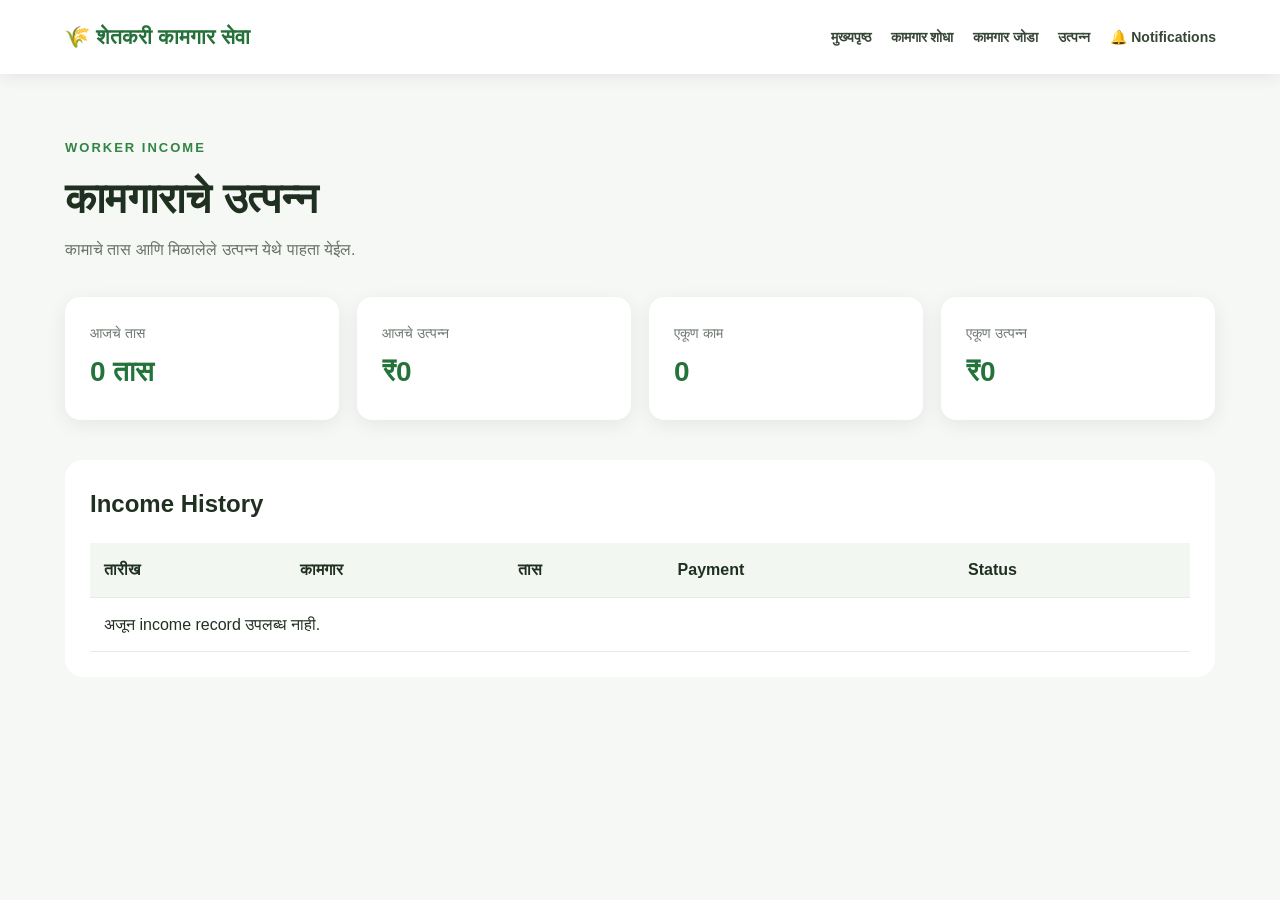
<file: income.html>
<!DOCTYPE html>
<html lang="mr">
<head>
<meta charset="UTF-8">
<meta name="viewport" content="width=device-width, initial-scale=1.0">
<title>उत्पन्न</title>
<link rel="stylesheet" href="css/style.css">
</head>

<body>

<header class="navbar">
<div class="logo">🌾 शेतकरी कामगार सेवा</div>

<nav>
<a href="index.html">मुख्यपृष्ठ</a>
<a href="find-worker.html">कामगार शोधा</a>
<a href="add-worker.html">कामगार जोडा</a>
<a href="income.html">उत्पन्न</a>
<a href="notifications.html">🔔 Notifications</a>
</nav>
</header>

<main class="page">

<div class="page-heading">
<span>WORKER INCOME</span>
<h1>कामगाराचे उत्पन्न</h1>
<p>कामाचे तास आणि मिळालेले उत्पन्न येथे पाहता येईल.</p>
</div>

<div class="income-cards">

<div>
<span>आजचे तास</span>
<strong id="todayHours">0</strong>
</div>

<div>
<span>आजचे उत्पन्न</span>
<strong id="todayIncome">₹0</strong>
</div>

<div>
<span>एकूण काम</span>
<strong id="totalJobs">0</strong>
</div>

<div>
<span>एकूण उत्पन्न</span>
<strong id="totalIncome">₹0</strong>
</div>

</div>

<div class="income-table">

<h2>Income History</h2>

<table>

<thead>
<tr>
<th>तारीख</th>
<th>कामगार</th>
<th>तास</th>
<th>Payment</th>
<th>Status</th>
</tr>
</thead>

<tbody id="incomeTable"></tbody>

</table>

</div>

</main>

<script src="js/app.js"></script>

<script>

const bookings =
JSON.parse(localStorage.getItem("farmBookings")||"[]");

let totalHours=0;
let totalIncome=0;

bookings.forEach(b=>{
totalHours+=Number(b.hours)||0;
totalIncome+=Number(b.amount)||0;
});

document.getElementById("todayHours").textContent=
totalHours+" तास";

document.getElementById("todayIncome").textContent=
"₹"+totalIncome.toLocaleString("en-IN");

document.getElementById("totalJobs").textContent=
bookings.length;

document.getElementById("totalIncome").textContent=
"₹"+totalIncome.toLocaleString("en-IN");

const table=document.getElementById("incomeTable");

if(!bookings.length){

table.innerHTML=`
<tr>
<td colspan="5">अजून income record उपलब्ध नाही.</td>
</tr>`;

}else{

bookings.forEach(b=>{

table.innerHTML+=`

<tr>

<td>${escapeHTML(b.createdAt)}</td>

<td>${escapeHTML(b.employerName)}</td>

<td>${b.hours} तास</td>

<td><strong>₹${Number(b.amount).toLocaleString("en-IN")}</strong></td>

<td>
<span class="status pending">
${escapeHTML(b.status)}
</span>
</td>

</tr>

`;

});

}

</script>

</body>
</html>
</file>
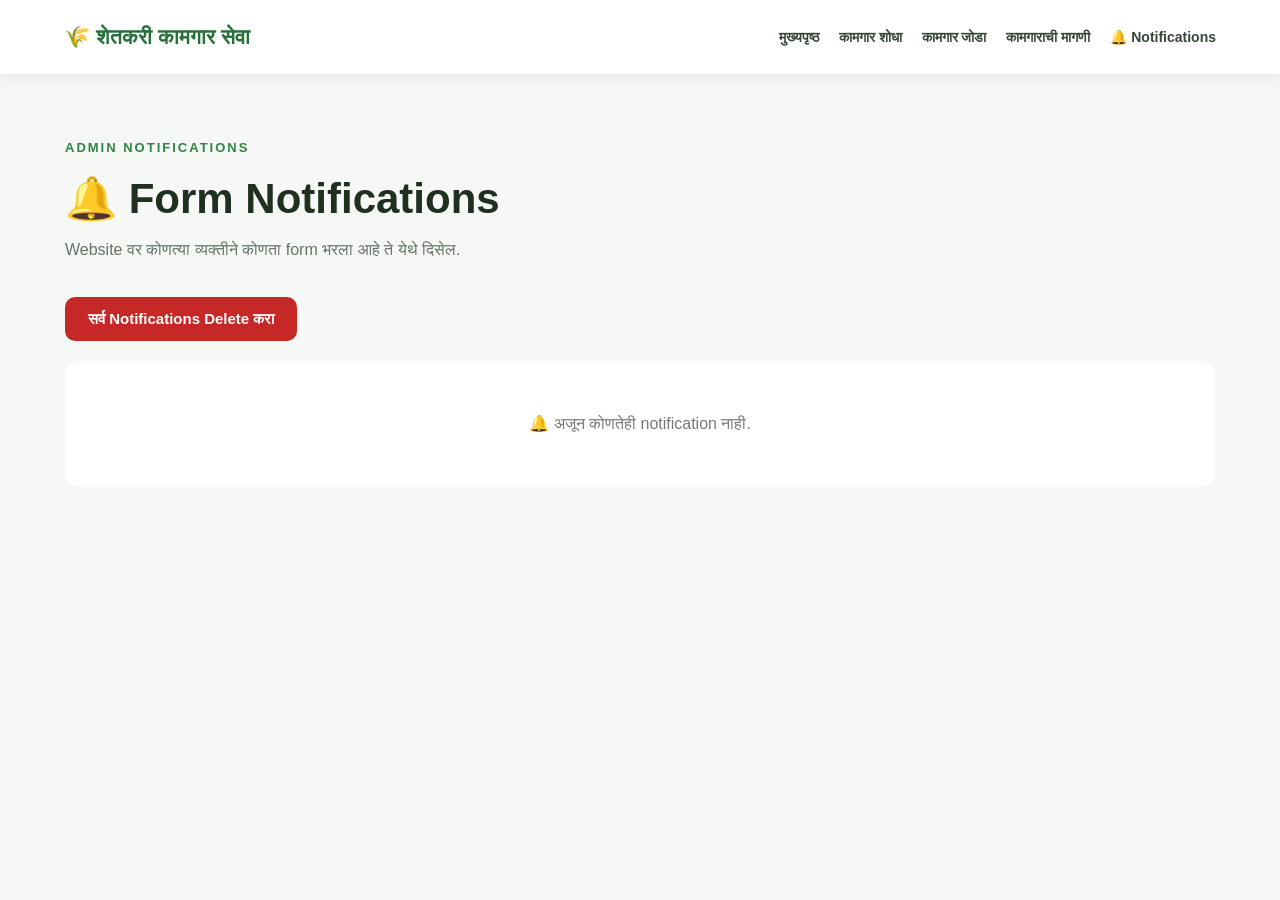
<file: notifications.html>
<!DOCTYPE html>
<html lang="mr">
<head>
<meta charset="UTF-8">
<meta name="viewport" content="width=device-width, initial-scale=1.0">
<title>Notifications</title>
<link rel="stylesheet" href="css/style.css">
</head>

<body>

<header class="navbar">

<div class="logo">🌾 शेतकरी कामगार सेवा</div>

<nav>
<a href="index.html">मुख्यपृष्ठ</a>
<a href="find-worker.html">कामगार शोधा</a>
<a href="add-worker.html">कामगार जोडा</a>
<a href="requirement.html">कामगाराची मागणी</a>
<a href="notifications.html">🔔 Notifications</a>
</nav>

</header>

<main class="page">

<div class="page-heading">

<span>ADMIN NOTIFICATIONS</span>

<h1>🔔 Form Notifications</h1>

<p>
Website वर कोणत्या व्यक्तीने कोणता form भरला आहे ते येथे दिसेल.
</p>

</div>

<div class="notification-actions">

<button class="btn danger" onclick="clearNotifications()">
सर्व Notifications Delete करा
</button>

</div>

<div id="notificationList"></div>

</main>

<script src="js/app.js"></script>

<script>

function renderNotifications(){

const notifications=getNotifications();

const box=document.getElementById("notificationList");

if(!notifications.length){

box.innerHTML=`
<div class="empty">
🔔 अजून कोणतेही notification नाही.
</div>`;

return;

}

box.innerHTML="";

notifications
.slice()
.reverse()
.forEach(n=>{

box.innerHTML+=`

<div class="notification-card">

<div class="notification-icon">
🔔
</div>

<div class="notification-content">

<h3>${escapeHTML(n.title)}</h3>

<p>${escapeHTML(n.message)}</p>

<small>
${escapeHTML(n.createdAt)}
</small>

${n.data ? `

<div class="notification-details">

${n.data.name ?
`<p><b>नाव:</b> ${escapeHTML(n.data.name)}</p>`:""}

${n.data.mobile ?
`<p><b>Mobile:</b> ${escapeHTML(n.data.mobile)}</p>`:""}

${n.data.employerName ?
`<p><b>नियोक्ता:</b> ${escapeHTML(n.data.employerName)}</p>`:""}

${n.data.location ?
`<p><b>ठिकाण:</b> ${escapeHTML(n.data.location)}</p>`:""}

${n.data.workType ?
`<p><b>काम:</b> ${escapeHTML(n.data.workType)}</p>`:""}

</div>

`:""}

</div>

</div>

`;

});

}

function clearNotifications(){

if(confirm("सर्व notifications delete करायचे आहेत का?")){

localStorage.removeItem("farmNotifications");

renderNotifications();

}

}

renderNotifications();

</script>

</body>
</html>
</file>
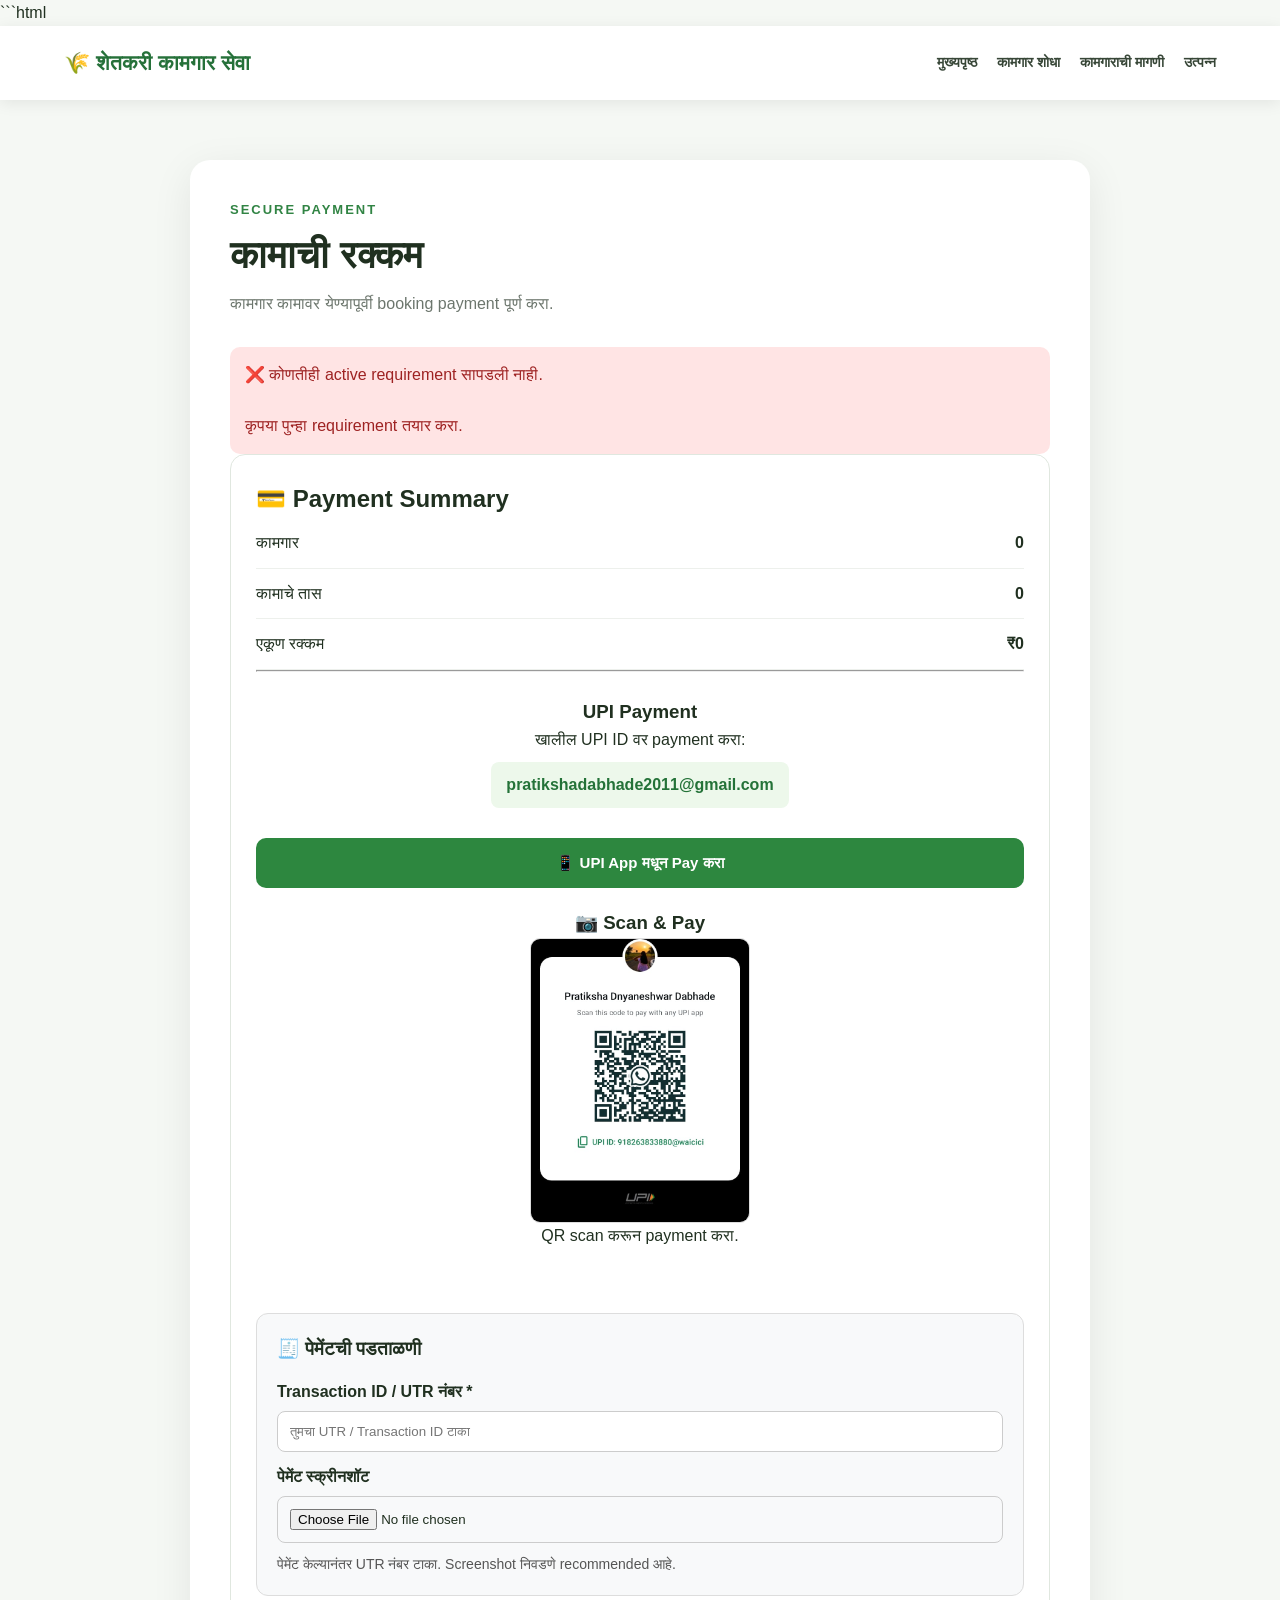
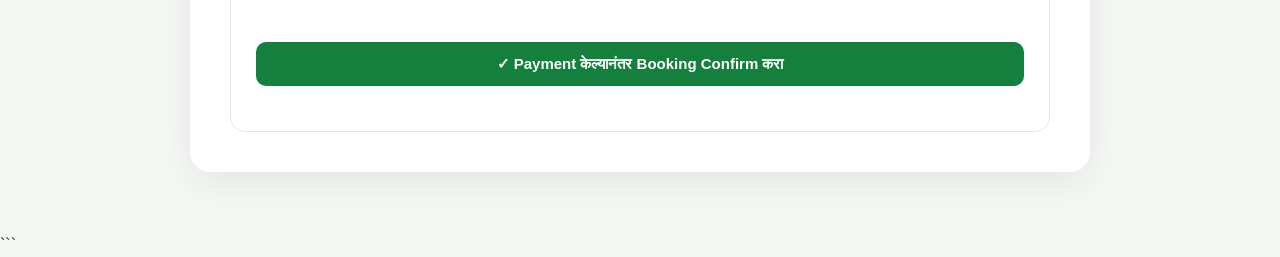
<file: payment.html>
```html
<!DOCTYPE html>
<html lang="mr">

<head>

<meta charset="UTF-8">

<meta name="viewport" content="width=device-width, initial-scale=1.0">

<title>Payment</title>

<link rel="stylesheet" href="css/style.css">

<style>

.payment-verification-form {
    margin-top: 20px;
    padding: 20px;
    border-radius: 12px;
    background: #f8f9fa;
    border: 1px solid #ddd;
}

.payment-verification-form h3 {
    margin-top: 0;
    margin-bottom: 15px;
}

.payment-verification-form label {
    display: block;
    margin-top: 12px;
    margin-bottom: 6px;
    font-weight: 600;
}

.payment-verification-form input[type="text"],
.payment-verification-form input[type="file"] {
    width: 100%;
    padding: 12px;
    border: 1px solid #ccc;
    border-radius: 8px;
    box-sizing: border-box;
}

.payment-note {
    margin-top: 10px;
    font-size: 14px;
    color: #555;
}

.qr-area {
    text-align: center;
    margin-top: 20px;
}

.qr-area img {
    width: 220px;
    max-width: 100%;
    height: auto;
    border-radius: 10px;
    border: 1px solid #ddd;
}

.payment-row {
    display: flex;
    justify-content: space-between;
    padding: 12px 0;
}

.upi-id {
    font-weight: bold;
    word-break: break-all;
    margin: 10px 0;
}

</style>

</head>


<body>


<header class="navbar">

    <div class="logo">
        🌾 शेतकरी कामगार सेवा
    </div>

    <nav>

        <a href="index.html">
            मुख्यपृष्ठ
        </a>

        <a href="find-worker.html">
            कामगार शोधा
        </a>

        <a href="requirement.html">
            कामगाराची मागणी
        </a>

        <a href="income.html">
            उत्पन्न
        </a>

    </nav>

</header>



<main class="payment-page">

<div class="payment-container">


<div class="form-header">

    <span>SECURE PAYMENT</span>

    <h1>
        कामाची रक्कम
    </h1>

    <p>
        कामगार कामावर येण्यापूर्वी booking payment पूर्ण करा.
    </p>

</div>



<div id="requirementDetails"></div>



<div class="payment-box">


<h2>
    💳 Payment Summary
</h2>



<div class="payment-row">

    <span>
        कामगार
    </span>

    <strong id="workerNumber">
        0
    </strong>

</div>



<div class="payment-row">

    <span>
        कामाचे तास
    </span>

    <strong id="hours">
        0
    </strong>

</div>



<div class="payment-row">

    <span>
        एकूण रक्कम
    </span>

    <strong id="totalAmount">
        ₹0
    </strong>

</div>



<hr>



<div class="upi-box">


<h3>
    UPI Payment
</h3>


<p>
    खालील UPI ID वर payment करा:
</p>



<div class="upi-id">
    pratikshadabhade2011@gmail.com
</div>



<a
    id="upiButton"
    class="btn primary full"
    href="#"
>
    📱 UPI App मधून Pay करा
</a>



<div class="qr-area">

    <h3>
        📷 Scan & Pay
    </h3>

    <img
        src="myqr.png"
        alt="Payment QR Code"
    >

    <p>
        QR scan करून payment करा.
    </p>

</div>


</div>



<!-- PAYMENT VERIFICATION -->

<div class="payment-verification-form">

<h3>
    🧾 पेमेंटची पडताळणी
</h3>



<label for="utrNumber">

    Transaction ID / UTR नंबर *

</label>



<input
    type="text"
    id="utrNumber"
    placeholder="तुमचा UTR / Transaction ID टाका"
    maxlength="100"
>



<label for="paymentScreenshot">

    पेमेंट स्क्रीनशॉट
</label>



<input
    type="file"
    id="paymentScreenshot"
    accept="image/*"
>



<p class="payment-note">

    पेमेंट केल्यानंतर UTR नंबर टाका.
    Screenshot निवडणे recommended आहे.

</p>


</div>



<br>



<button
    id="confirmPayment"
    class="btn success full"
    type="button"
>

    ✓ Payment केल्यानंतर Booking Confirm करा

</button>



<div id="paymentMessage"></div>


</div>

</div>

</main>



<script src="js/app.js"></script>



<script>

/* =====================================================
   GET SELECTED REQUIREMENT
   ===================================================== */

const requirement = JSON.parse(
    localStorage.getItem("selectedRequirement") || "null"
);



/* =====================================================
   GET HTML ELEMENTS
   ===================================================== */

const requirementDetails =
    document.getElementById("requirementDetails");

const workerNumber =
    document.getElementById("workerNumber");

const hoursElement =
    document.getElementById("hours");

const totalAmount =
    document.getElementById("totalAmount");

const upiButton =
    document.getElementById("upiButton");

const confirmPayment =
    document.getElementById("confirmPayment");

const paymentMessage =
    document.getElementById("paymentMessage");



/* =====================================================
   IF REQUIREMENT NOT FOUND
   ===================================================== */

if (!requirement) {

    requirementDetails.innerHTML = `

        <div class="alert error">

            ❌ कोणतीही active requirement सापडली नाही.

            <br><br>

            कृपया पुन्हा requirement तयार करा.

        </div>

    `;

    workerNumber.textContent = "0";

    hoursElement.textContent = "0";

    totalAmount.textContent = "₹0";

    confirmPayment.disabled = true;

}



/* =====================================================
   REQUIREMENT FOUND
   ===================================================== */

else {


    /* =================================================
       SHOW REQUIREMENT DETAILS
       ================================================= */

    requirementDetails.innerHTML = `

        <div class="requirement-summary">

            <h3>
                📋 Requirement Details
            </h3>


            <p>

                <b>नाव:</b>

                ${escapeHTML(
                    requirement.employerName || ""
                )}

            </p>


            <p>

                <b>ठिकाण:</b>

                ${escapeHTML(
                    requirement.location || ""
                )}

            </p>


            <p>

                <b>काम:</b>

                ${escapeHTML(
                    requirement.workType || ""
                )}

            </p>


            <p>

                <b>तारीख:</b>

                ${escapeHTML(
                    requirement.workDate || ""
                )}

            </p>

        </div>

    `;



    /* =================================================
       GET WORKERS
       ================================================= */

    const workers =
        Number(requirement.workersNeeded);



    /* =================================================
       GET HOURS
       ================================================= */

    const workHours =
        Number(requirement.workHours);



    /* =================================================
       CHECK DATA
       ================================================= */

    if (
        !Number.isFinite(workers) ||
        !Number.isFinite(workHours) ||
        workers <= 0 ||
        workHours <= 0
    ) {


        workerNumber.textContent =
            workers > 0 ? workers : "0";


        hoursElement.textContent =
            workHours > 0
                ? workHours + " तास"
                : "0";


        totalAmount.textContent =
            "₹0";


        confirmPayment.disabled =
            true;


        paymentMessage.innerHTML = `

            <div class="alert error">

                ⚠️ कामगारांची संख्या किंवा
                कामाचे तास योग्य मिळाले नाहीत.

                <br><br>

                Requirement page वर पुन्हा
                माहिती तपासा.

            </div>

        `;

    }



    /* =================================================
       CALCULATE PAYMENT
       ================================================= */

    else {


        /*
         * RATE
         *
         * ₹100 per hour
         * per worker
         */

        const hourlyRate = 100;


        /*
         * TOTAL
         */

        const total =
            hourlyRate *
            workers *
            workHours;



        /* =============================================
           SHOW SUMMARY
           ============================================= */

        workerNumber.textContent =
            workers;


        hoursElement.textContent =
            workHours + " तास";


        totalAmount.textContent =
            "₹" +
            total.toLocaleString("en-IN");



        /* =============================================
           UPI LINK
           ============================================= */

        const upiUrl =
            "upi://pay" +

            "?pa=pratikshadabhade2011@gmail.com" +

            "&pn=Farm%20Worker%20Service" +

            "&am=" +
            total +

            "&cu=INR";


        upiButton.href =
            upiUrl;



        /* =============================================
           ADMIN WHATSAPP NUMBER
           ============================================= */

        const adminWhatsApp =
            "918263833880";



        /* =============================================
           CONFIRM PAYMENT BUTTON
           ============================================= */

        confirmPayment.addEventListener(
            "click",
            function () {


                /* =====================================
                   GET UTR
                   ===================================== */

                const utrInput =
                    document.getElementById(
                        "utrNumber"
                    );


                /* =====================================
                   GET SCREENSHOT
                   ===================================== */

                const screenshotInput =
                    document.getElementById(
                        "paymentScreenshot"
                    );



                /* =====================================
                   UTR REQUIRED
                   ===================================== */

                if (
                    !utrInput ||
                    !utrInput.value.trim()
                ) {

                    alert(
                        "कृपया Payment UTR / Transaction ID टाका."
                    );

                    if (utrInput) {

                        utrInput.focus();

                    }

                    return;

                }



                /* =====================================
                   GET UTR VALUE
                   ===================================== */

                const utr =
                    utrInput.value.trim();



                /* =====================================
                   CHECK WHATSAPP NUMBER
                   ===================================== */

                if (
                    !/^\d{12}$/.test(
                        adminWhatsApp
                    )
                ) {

                    alert(
                        "Admin WhatsApp number चुकीचा आहे."
                    );

                    return;

                }



                /* =====================================
                   SCREENSHOT STATUS
                   ===================================== */

                let screenshotSelected =
                    false;


                if (
                    screenshotInput &&
                    screenshotInput.files &&
                    screenshotInput.files.length > 0
                ) {

                    screenshotSelected =
                        true;

                }



                /* =====================================
                   BOOKING OBJECT
                   ===================================== */

                const booking = {

                    id: Date.now(),

                    requirementId:
                        requirement.id || "",

                    employerName:
                        requirement.employerName || "",

                    mobile:
                        requirement.mobile || "",

                    location:
                        requirement.location || "",

                    workType:
                        requirement.workType || "",

                    workDate:
                        requirement.workDate || "",

                    workersNeeded:
                        workers,

                    hours:
                        workHours,

                    amount:
                        total,

                    utr:
                        utr,

                    screenshotSelected:
                        screenshotSelected,

                    status:
                        "Pending Verification",

                    createdAt:
                        new Date().toLocaleString(
                            "en-IN"
                        )

                };



                /* =====================================
                   GET EXISTING BOOKINGS
                   ===================================== */

                const bookings =
                    JSON.parse(
                        localStorage.getItem(
                            "farmBookings"
                        ) || "[]"
                    );



                /* =====================================
                   ADD BOOKING
                   ===================================== */

                bookings.push(
                    booking
                );



                /* =====================================
                   SAVE BOOKING
                   ===================================== */

                localStorage.setItem(
                    "farmBookings",
                    JSON.stringify(
                        bookings
                    )
                );



                /* =====================================
                   WHATSAPP MESSAGE
                   ===================================== */

                const message =

                    "🌾 *शेतकरी कामगार सेवा - Payment Verification*"
                    +

                    "\n\n" +

                    "👤 *Employer:* " +
                    (requirement.employerName || "")
                    +

                    "\n📱 *Mobile:* " +
                    (requirement.mobile || "")
                    +

                    "\n📍 *Location:* " +
                    (requirement.location || "")
                    +

                    "\n🔨 *Work:* " +
                    (requirement.workType || "")
                    +

                    "\n📅 *Date:* " +
                    (requirement.workDate || "")
                    +

                    "\n👷 *Workers:* " +
                    workers
                    +

                    "\n⏱ *Hours:* " +
                    workHours
                    +

                    "\n💰 *Amount:* ₹" +
                    total
                    +

                    "\n🧾 *UTR:* " +
                    utr
                    +

                    "\n📸 *Screenshot:* " +
                    (
                        screenshotSelected
                            ? "Selected"
                            : "Not Selected"
                    )

                    +

                    "\n\n" +

                    "कृपया payment verify करून booking approve करा.";



                /* =====================================
                   WHATSAPP URL
                   ===================================== */

                const whatsappURL =

                    "https://wa.me/" +

                    adminWhatsApp +

                    "?text=" +

                    encodeURIComponent(
                        message
                    );



                /* =====================================
                   SHOW MESSAGE
                   ===================================== */

                paymentMessage.innerHTML = `

                    <div class="alert success">

                        ✅ Booking request submitted.

                        <br>

                        💰 Amount:
                        ₹${total.toLocaleString("en-IN")}

                        <br>

                        🧾 UTR:
                        ${escapeHTML(utr)}

                        <br><br>

                        WhatsApp उघडत आहे...
                        
                        <br>

                        Screenshot निवडला असल्यास
                        WhatsApp मध्ये तो manually attach करा.

                    </div>

                `;



                /* =====================================
                   OPEN WHATSAPP
                   ===================================== */

                window.location.href =
                    whatsappURL;


            }
        );

    }

}

</script>

</body>

</html>
```
</file>
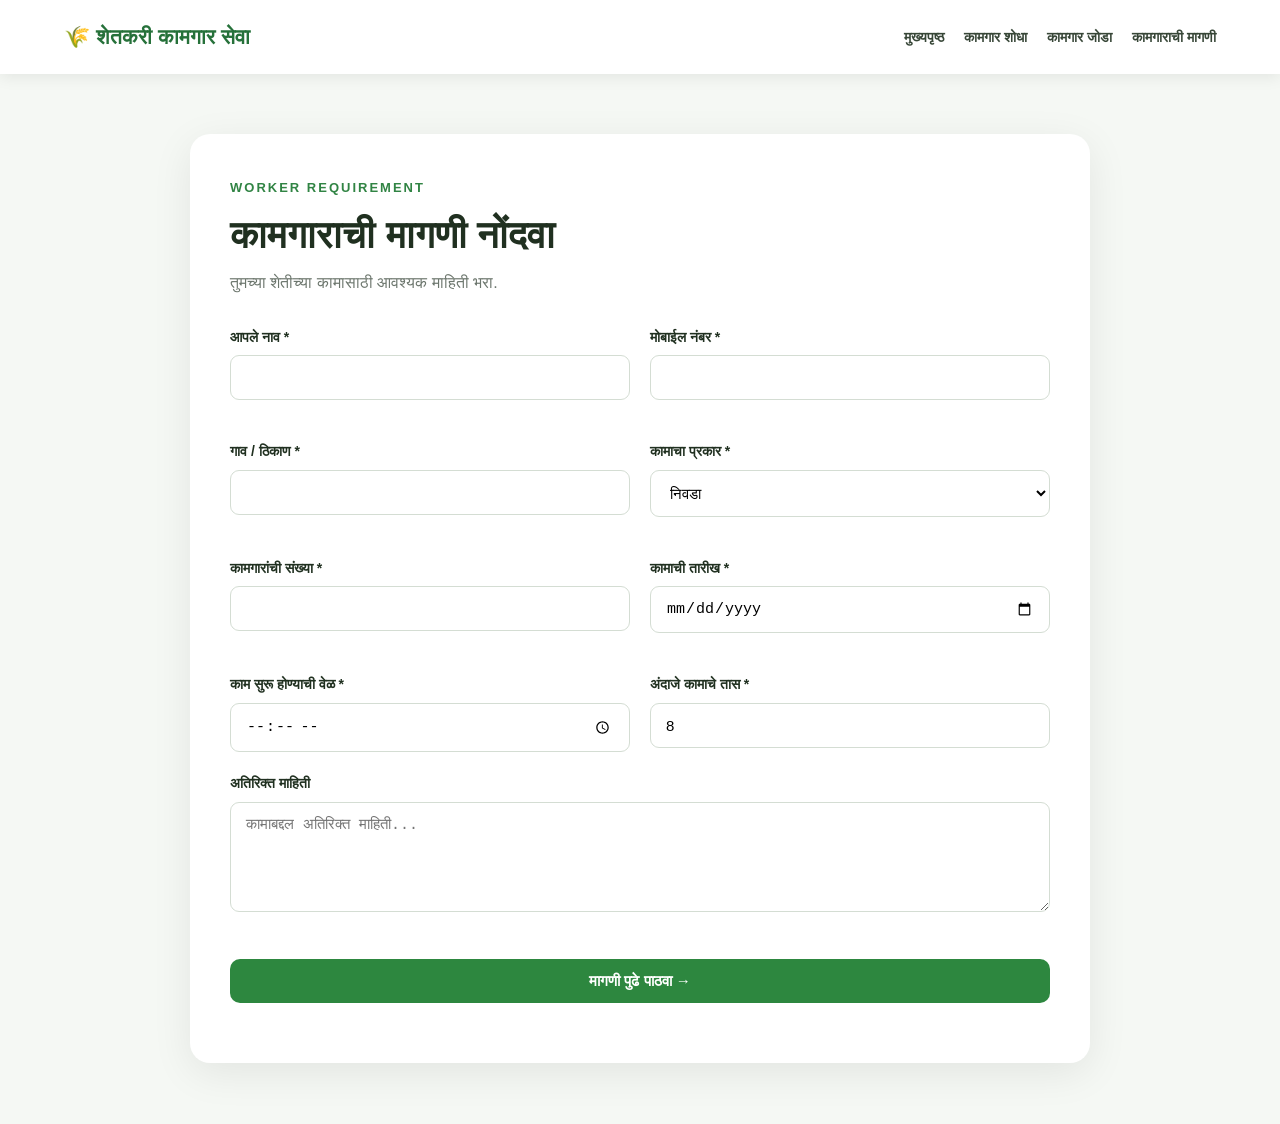
<file: requirement.html>
<!DOCTYPE html>
<html lang="mr">
<head>
<meta charset="UTF-8">
<meta name="viewport" content="width=device-width, initial-scale=1.0">
<title>कामगाराची मागणी</title>
<link rel="stylesheet" href="css/style.css">
</head>

<body>

<header class="navbar">
<div class="logo">🌾 शेतकरी कामगार सेवा</div>

<nav>
<a href="index.html">मुख्यपृष्ठ</a>
<a href="find-worker.html">कामगार शोधा</a>
<a href="add-worker.html">कामगार जोडा</a>
<a href="requirement.html">कामगाराची मागणी</a>
</nav>
</header>

<main class="form-page">

<div class="form-container">

<div class="form-header">
<span>WORKER REQUIREMENT</span>
<h1>कामगाराची मागणी नोंदवा</h1>
<p>तुमच्या शेतीच्या कामासाठी आवश्यक माहिती भरा.</p>
</div>

<form id="requirementForm">

<div class="form-grid">

<div class="field">
<label>आपले नाव *</label>
<input type="text" id="employerName" required>
</div>

<div class="field">
<label>मोबाईल नंबर *</label>
<input type="tel" id="employerMobile" maxlength="10" required>
</div>

<div class="field">
<label>गाव / ठिकाण *</label>
<input type="text" id="location" required>
</div>

<div class="field">
<label>कामाचा प्रकार *</label>
<select id="workType" required>
<option value="">निवडा</option>
<option>शेती काम</option>
<option>लागवड</option>
<option>कापणी</option>
<option>भाजीपाला काम</option>
<option>फळबाग काम</option>
<option>तण काढणे</option>
<option>इतर</option>
</select>
</div>

<div class="field">
<label>कामगारांची संख्या *</label>
<input type="number" id="workersNeeded" min="1" required>
</div>

<div class="field">
<label>कामाची तारीख *</label>
<input type="date" id="workDate" required>
</div>

<div class="field">
<label>काम सुरू होण्याची वेळ *</label>
<input type="time" id="startTime" required>
</div>

<div class="field">
<label>अंदाजे कामाचे तास *</label>
<input type="number" id="workHours" min="1" max="24" value="8" required>
</div>

</div>

<div class="field">
<label>अतिरिक्त माहिती</label>
<textarea id="requirementNote"
placeholder="कामाबद्दल अतिरिक्त माहिती..."></textarea>
</div>

<button class="btn primary full" type="submit">
मागणी पुढे पाठवा →
</button>

</form>

<div id="requirementMessage"></div>

</div>

</main>

<script src="js/app.js"></script>

<script>

document.getElementById("requirementForm")
.addEventListener("submit",function(e){

e.preventDefault();

const requirement = {

id:Date.now(),

employerName:
document.getElementById("employerName").value.trim(),

mobile:
document.getElementById("employerMobile").value.trim(),

location:
document.getElementById("location").value.trim(),

workType:
document.getElementById("workType").value,

workersNeeded:
Number(document.getElementById("workersNeeded").value),

workDate:
document.getElementById("workDate").value,

startTime:
document.getElementById("startTime").value,

workHours:
Number(document.getElementById("workHours").value),

note:
document.getElementById("requirementNote").value.trim(),

status:"Payment Pending",

createdAt:new Date().toLocaleString("en-IN")

};

if(requirement.mobile.length !== 10){

showMessage(
"requirementMessage",
"कृपया योग्य 10 अंकी मोबाईल नंबर टाका.",
"error"
);

return;

}

const requirements=getRequirements();

requirements.push(requirement);

localStorage.setItem(
"farmRequirements",
JSON.stringify(requirements)
);

addNotification(
"नवीन कामगार मागणी",
requirement.employerName +
" यांनी " +
requirement.workersNeeded +
" कामगारांची मागणी केली आहे.",
requirement
);

localStorage.setItem(
"selectedRequirement",
JSON.stringify(requirement)
);

showMessage(
"requirementMessage",
"✅ मागणी नोंदवली आहे. आता उपलब्ध कामगार निवडा.",
"success"
);

setTimeout(function(){
window.location.href="payment.html";
},1000);

});

</script>

</body>
</html>
</file>
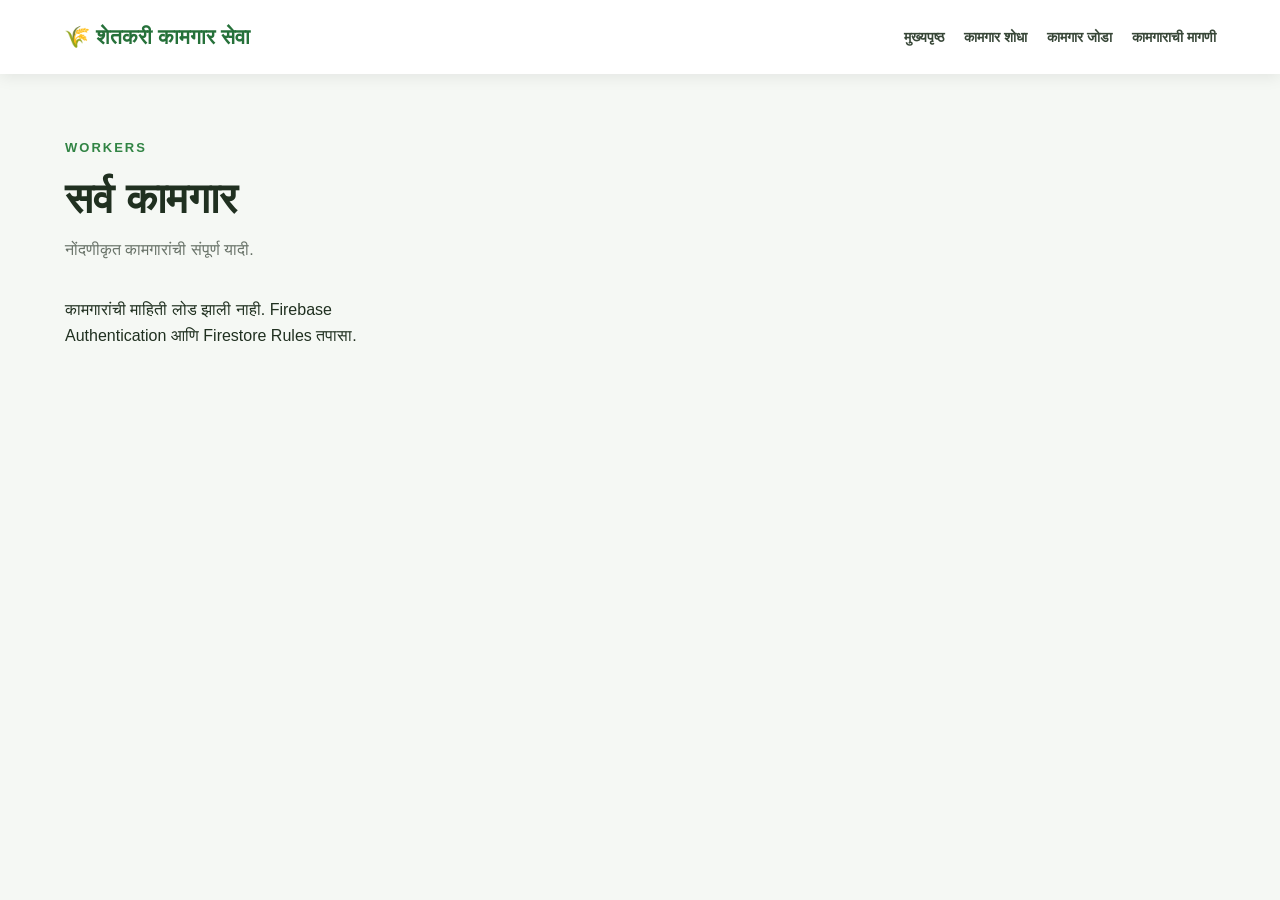
<file: workers.html>
<!DOCTYPE html>
<html lang="mr">
<head>
  <meta charset="UTF-8">
  <meta name="viewport" content="width=device-width, initial-scale=1.0">
  <title>कामगार यादी</title>
  <link rel="stylesheet" href="css/style.css">
</head>
<body>

<header class="navbar">
  <div class="logo">🌾 शेतकरी कामगार सेवा</div>
  <nav>
    <a href="index.html">मुख्यपृष्ठ</a>
    <a href="find-worker.html">कामगार शोधा</a>
    <a href="add-worker.html">कामगार जोडा</a>
    <a href="requirement.html">कामगाराची मागणी</a>
  </nav>
</header>

<main class="page">

  <div class="page-heading">
    <span>WORKERS</span>
    <h1>सर्व कामगार</h1>
    <p>नोंदणीकृत कामगारांची संपूर्ण यादी.</p>
  </div>

  <div id="workerGrid" class="worker-grid"></div>

</main>

<script src="js/app.js"></script>
<script>
renderWorkers("workerGrid");
</script>

</body>
</html>
</file>
<file: css/style.css>
*{
box-sizing:border-box;
margin:0;
padding:0;
}

body{
font-family:Arial, Helvetica, sans-serif;
background:#f5f8f4;
color:#203020;
line-height:1.6;
}

a{
text-decoration:none;
color:inherit;
}

.navbar{
height:auto;
min-height:74px;
background:#ffffff;
display:flex;
align-items:center;
justify-content:space-between;
padding:15px 5%;
box-shadow:0 3px 15px rgba(0,0,0,.08);
position:sticky;
top:0;
z-index:100;
}

.logo{
font-size:21px;
font-weight:800;
color:#26713a;
}

.navbar nav{
display:flex;
gap:20px;
flex-wrap:wrap;
justify-content:flex-end;
}

.navbar nav a{
font-size:14px;
font-weight:600;
color:#374637;
}

.navbar nav a:hover{
color:#27813e;
}

.hero{
min-height:650px;
background-image:
linear-gradient(
90deg,
rgba(15,45,20,.85),
rgba(15,45,20,.42),
rgba(0,0,0,.15)
),
url("https://images.unsplash.com/photo-1625246333195-78d9c38ad449?auto=format&fit=crop&w=1800&q=85");
background-size:cover;
background-position:center;
display:flex;
align-items:center;
}

.hero-overlay{
width:100%;
}

.hero-content{
width:90%;
max-width:1150px;
margin:auto;
color:#fff;
}

.badge{
display:inline-block;
background:rgba(255,255,255,.15);
border:1px solid rgba(255,255,255,.35);
padding:8px 15px;
border-radius:30px;
margin-bottom:20px;
}

.hero h1{
font-size:58px;
line-height:1.1;
max-width:780px;
margin-bottom:20px;
}

.hero h1 span{
color:#b7ef86;
}

.hero p{
max-width:700px;
font-size:19px;
margin-bottom:30px;
}

.hero-buttons{
display:flex;
gap:15px;
flex-wrap:wrap;
}

.btn{
border:none;
cursor:pointer;
display:inline-flex;
align-items:center;
justify-content:center;
padding:13px 23px;
border-radius:10px;
font-weight:700;
font-size:15px;
transition:.25s;
}

.btn:hover{
transform:translateY(-2px);
}

.primary{
background:#2d873f;
color:white;
}

.light{
background:white;
color:#276f36;
}

.whatsapp{
background:#25D366;
color:white;
}

.email{
background:#fff;
color:#286e36;
}

.success{
background:#15803d;
color:white;
}

.danger{
background:#c62828;
color:#fff;
}

.full{
width:100%;
margin-top:20px;
}

.stats{
width:90%;
max-width:1150px;
margin:-55px auto 60px;
position:relative;
display:grid;
grid-template-columns:repeat(4,1fr);
gap:18px;
}

.stat-card{
background:white;
padding:28px;
border-radius:15px;
box-shadow:0 8px 30px rgba(0,0,0,.1);
text-align:center;
}

.stat-card strong{
display:block;
font-size:32px;
color:#28743a;
}

.stat-card span{
color:#687368;
}

.features{
width:90%;
max-width:1150px;
margin:auto;
padding-bottom:80px;
}

.section-title{
text-align:center;
margin-bottom:40px;
}

.section-title span,
.page-heading span,
.form-header span{
color:#318444;
font-size:13px;
font-weight:800;
letter-spacing:2px;
}

.section-title h2{
font-size:35px;
margin-top:5px;
}

.feature-grid{
display:grid;
grid-template-columns:repeat(4,1fr);
gap:20px;
}

.feature-card{
background:#fff;
border-radius:18px;
padding:30px;
box-shadow:0 7px 25px rgba(0,0,0,.07);
transition:.25s;
}

.feature-card:hover{
transform:translateY(-5px);
}

.feature-icon{
font-size:40px;
margin-bottom:15px;
}

.feature-card h3{
margin-bottom:10px;
}

.feature-card p{
color:#6b756b;
font-size:14px;
margin-bottom:18px;
}

.feature-card a{
color:#2a7b3d;
font-weight:700;
}

.contact-section{
background:#e6f2e4;
padding:55px 7%;
display:flex;
align-items:center;
justify-content:space-between;
gap:30px;
}

.contact-section span{
color:#348144;
font-weight:800;
}

.contact-section h2{
font-size:32px;
}

.contact-actions{
display:flex;
gap:12px;
flex-wrap:wrap;
}

footer{
background:#16391f;
color:#dcebdd;
padding:45px 7%;
display:grid;
grid-template-columns:2fr 1fr 1fr;
gap:30px;
}

footer h3{
color:#fff;
margin-bottom:10px;
}

footer a{
color:#8ee59f;
}

.copyright{
align-self:end;
}

.page{
width:90%;
max-width:1150px;
margin:60px auto;
min-height:70vh;
}

.page-heading{
margin-bottom:35px;
}

.page-heading h1{
font-size:42px;
margin:5px 0;
}

.page-heading p{
color:#687268;
}

.worker-grid{
display:grid;
grid-template-columns:repeat(3,1fr);
gap:20px;
}

.worker-card{
background:#fff;
border-radius:18px;
padding:25px;
box-shadow:0 7px 25px rgba(0,0,0,.08);
}

.worker-avatar{
width:60px;
height:60px;
border-radius:50%;
background:#dff0dc;
display:flex;
align-items:center;
justify-content:center;
font-size:28px;
margin-bottom:15px;
}

.worker-card h3{
font-size:21px;
}

.worker-info{
margin:13px 0;
font-size:14px;
color:#687268;
}

.worker-rate{
font-size:21px;
font-weight:900;
color:#23733a;
margin:15px 0 3px;
}

.percent{
font-size:11px;
font-weight:700;
color:#788178;
}

.available{
display:inline-block;
background:#dcf5df;
color:#18732c;
font-size:12px;
padding:4px 9px;
border-radius:20px;
margin-bottom:10px;
}

.unavailable{
background:#f8dfdf;
color:#a32626;
}

.contact-worker{
margin-top:15px;
width:100%;
background:#25D366;
color:white;
}

.search-box{
display:grid;
grid-template-columns:2fr 1fr;
gap:15px;
margin-bottom:30px;
}

.search-box input,
.search-box select,
.field input,
.field select,
.field textarea{
width:100%;
padding:13px 15px;
border:1px solid #d4ddd3;
border-radius:9px;
font-size:15px;
background:white;
outline:none;
}

.search-box input:focus,
.field input:focus,
.field select:focus,
.field textarea:focus{
border-color:#3b8a49;
box-shadow:0 0 0 3px rgba(59,138,73,.1);
}

.form-page,
.payment-page{
min-height:80vh;
padding:60px 20px;
}

.form-container,
.payment-container{
width:95%;
max-width:900px;
margin:auto;
background:white;
border-radius:20px;
padding:40px;
box-shadow:0 10px 40px rgba(0,0,0,.08);
}

.form-header{
margin-bottom:30px;
}

.form-header h1{
font-size:38px;
margin:5px 0;
}

.form-header p{
color:#6c766d;
}

.form-grid{
display:grid;
grid-template-columns:1fr 1fr;
gap:20px;
}

.field{
margin-bottom:20px;
}

.field label{
display:block;
font-size:14px;
font-weight:700;
margin-bottom:7px;
}

.field textarea{
min-height:110px;
resize:vertical;
}

.checkbox{
display:flex;
gap:10px;
align-items:center;
margin:10px 0;
}

#workerMessage,
#requirementMessage,
#paymentMessage{
margin-top:20px;
}

.alert,
.success-message{
padding:15px;
border-radius:10px;
margin-top:20px;
}

.alert.error{
background:#ffe4e4;
color:#9e2222;
}

.success-message{
background:#ddf6df;
color:#176a28;
}

.requirement-summary{
background:#f1f8ef;
padding:25px;
border-radius:15px;
margin-bottom:20px;
}

.payment-box{
border:1px solid #e0e7df;
border-radius:15px;
padding:25px;
}

.payment-row{
display:flex;
justify-content:space-between;
padding:13px 0;
border-bottom:1px solid #edf0ec;
}

.payment-row strong{
font-weight:900;
}

.upi-box{
text-align:center;
padding:25px 0;
}

.upi-id{
display:inline-block;
background:#edf8eb;
color:#247238;
font-weight:800;
padding:10px 15px;
border-radius:8px;
margin:10px;
}

.qr-area{
margin:20px auto;
}

.qr-placeholder{
width:160px;
height:160px;
margin:auto;
background:
linear-gradient(45deg,#111 25%,transparent 25%),
linear-gradient(-45deg,#111 25%,transparent 25%),
linear-gradient(45deg,transparent 75%,#111 75%),
linear-gradient(-45deg,transparent 75%,#111 75%);
background-size:30px 30px;
display:flex;
align-items:center;
justify-content:center;
font-weight:900;
color:white;
text-align:center;
text-shadow:0 0 5px #000;
}

.income-cards{
display:grid;
grid-template-columns:repeat(4,1fr);
gap:18px;
margin-bottom:40px;
}

.income-cards div{
background:white;
padding:25px;
border-radius:15px;
box-shadow:0 5px 20px rgba(0,0,0,.07);
}

.income-cards span{
display:block;
color:#6d766e;
font-size:14px;
}

.income-cards strong{
display:block;
font-size:28px;
color:#23733a;
margin-top:5px;
}

.income-table{
background:white;
padding:25px;
border-radius:18px;
overflow-x:auto;
}

table{
width:100%;
border-collapse:collapse;
margin-top:20px;
}

th,td{
padding:14px;
border-bottom:1px solid #e7ebe6;
text-align:left;
white-space:nowrap;
}

th{
background:#f2f7f1;
}

.status{
padding:5px 10px;
border-radius:20px;
font-size:12px;
}

.pending{
background:#fff0cf;
color:#976500;
}

.notification-actions{
margin-bottom:20px;
}

.notification-card{
background:#fff;
border-radius:16px;
padding:22px;
margin-bottom:15px;
display:flex;
gap:18px;
box-shadow:0 5px 20px rgba(0,0,0,.07);
}

.notification-icon{
font-size:30px;
}

.notification-content{
flex:1;
}

.notification-content h3{
margin-bottom:5px;
}

.notification-content p{
color:#5d685f;
}

.notification-content small{
color:#929b93;
}

.notification-details{
margin-top:15px;
padding:15px;
background:#f4f8f3;
border-radius:10px;
}

.empty{
background:white;
padding:50px;
border-radius:15px;
text-align:center;
color:#737b73;
}

@media(max-width:900px){

.hero h1{
font-size:42px;
}

.feature-grid,
.worker-grid{
grid-template-columns:repeat(2,1fr);
}

.stats{
grid-template-columns:repeat(2,1fr);
}

.income-cards{
grid-template-columns:repeat(2,1fr);
}

footer{
grid-template-columns:1fr 1fr;
}

}

@media(max-width:650px){

.navbar{
flex-direction:column;
gap:15px;
}

.navbar nav{
justify-content:center;
gap:12px;
}

.hero{
min-height:570px;
}

.hero h1{
font-size:35px;
}

.hero p{
font-size:16px;
}

.stats,
.feature-grid,
.worker-grid,
.income-cards,
.form-grid{
grid-template-columns:1fr;
}

.search-box{
grid-template-columns:1fr;
}

.contact-section{
flex-direction:column;
align-items:flex-start;
}

footer{
grid-template-columns:1fr;
}

.form-container,
.payment-container{
padding:25px 18px;
}

.form-header h1{
font-size:30px;
}

.page-heading h1{
font-size:32px;
}

}
</file>
